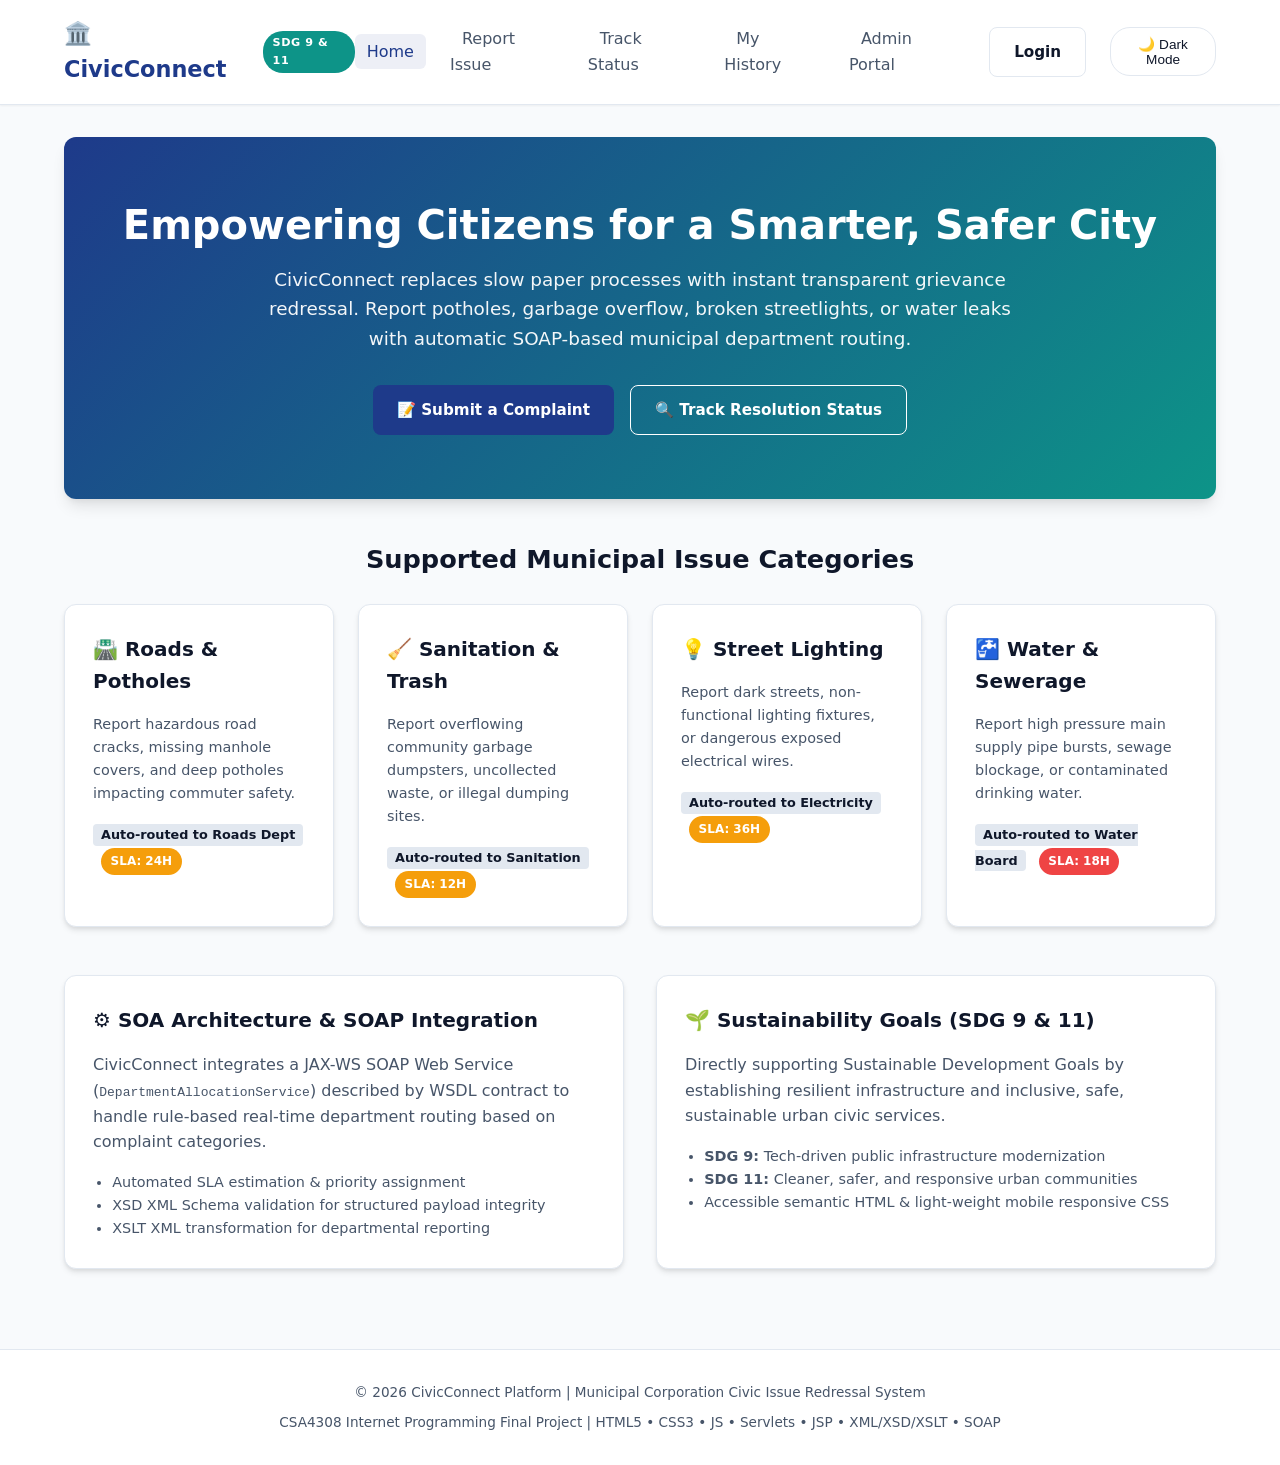
<file: CivicConnect/src/main/webapp/index.html>
<!DOCTYPE html>
<html lang="en">
<head>
  <meta charset="UTF-8">
  <meta name="viewport" content="width=device-width, initial-scale=1.0">
  <meta name="description" content="CivicConnect: Transparent Municipal Civic-Issue Reporting & Resolution Platform (SDG 9 & SDG 11)">
  <title>CivicConnect - Municipal Grievance Redressal Platform</title>
  <link rel="stylesheet" href="css/style.css">
  <link rel="sitemap" type="application/xml" title="Sitemap" href="sitemap.xml">
</head>
<body>

  <!-- Navigation Header -->
  <header class="header-nav">
    <div class="nav-container">
      <a href="index.html" class="brand-logo" id="logo-link">
        🏛️ CivicConnect <span class="badge-city">SDG 9 &amp; 11</span>
      </a>
      <nav>
        <ul class="nav-menu">
          <li><a href="index.html" class="nav-link active">Home</a></li>
          <li><a href="complaint.html" class="nav-link">Report Issue</a></li>
          <li><a href="tracker.html" class="nav-link">Track Status</a></li>
          <li><a href="history.html" class="nav-link">My History</a></li>
          <li><a href="admin" class="nav-link">Admin Portal</a></li>
          <li><a href="login.html" class="btn btn-outline" id="nav-login-btn">Login</a></li>
          <li><button type="button" class="dark-toggle-btn" id="dark-mode-toggle">🌙 Dark Mode</button></li>
        </ul>
      </nav>
    </div>
  </header>

  <!-- Main Content Container -->
  <main class="container">
    
    <!-- Hero Section -->
    <section class="hero-section">
      <h1 class="hero-title">Empowering Citizens for a Smarter, Safer City</h1>
      <p class="hero-subtitle">
        CivicConnect replaces slow paper processes with instant transparent grievance redressal. Report potholes, garbage overflow, broken streetlights, or water leaks with automatic SOAP-based municipal department routing.
      </p>
      <div class="hero-cta">
        <a href="complaint.html" class="btn btn-primary" id="hero-submit-btn">📝 Submit a Complaint</a>
        <a href="tracker.html" class="btn btn-outline" style="color: #fff; border-color: #fff;" id="hero-track-btn">🔍 Track Resolution Status</a>
      </div>
    </section>

    <!-- Municipal Categories Section -->
    <section style="margin-bottom: 3rem;">
      <h2 style="font-size: 1.6rem; font-weight: 700; margin-bottom: 1.5rem; text-align: center;">Supported Municipal Issue Categories</h2>
      
      <div class="grid-4">
        <!-- Category 1: Potholes -->
        <article class="card">
          <div class="card-title">🛣️ Roads & Potholes</div>
          <p style="color: var(--text-secondary); font-size: 0.9rem; margin-bottom: 1rem;">
            Report hazardous road cracks, missing manhole covers, and deep potholes impacting commuter safety.
          </p>
          <span class="tag">Auto-routed to Roads Dept</span>
          <span class="badge sla-badge" style="margin-left: 0.5rem; background-color: #f59e0b; color: #fff;">SLA: 24h</span>
        </article>

        <!-- Category 2: Sanitation -->
        <article class="card">
          <div class="card-title">🧹 Sanitation & Trash</div>
          <p style="color: var(--text-secondary); font-size: 0.9rem; margin-bottom: 1rem;">
            Report overflowing community garbage dumpsters, uncollected waste, or illegal dumping sites.
          </p>
          <span class="tag">Auto-routed to Sanitation</span>
          <span class="badge sla-badge" style="margin-left: 0.5rem; background-color: #f59e0b; color: #fff;">SLA: 12h</span>
        </article>

        <!-- Category 3: Streetlights -->
        <article class="card">
          <div class="card-title">💡 Street Lighting</div>
          <p style="color: var(--text-secondary); font-size: 0.9rem; margin-bottom: 1rem;">
            Report dark streets, non-functional lighting fixtures, or dangerous exposed electrical wires.
          </p>
          <span class="tag">Auto-routed to Electricity</span>
          <span class="badge sla-badge" style="margin-left: 0.5rem; background-color: #f59e0b; color: #fff;">SLA: 36h</span>
        </article>

        <!-- Category 4: Water Leakage -->
        <article class="card">
          <div class="card-title">🚰 Water & Sewerage</div>
          <p style="color: var(--text-secondary); font-size: 0.9rem; margin-bottom: 1rem;">
            Report high pressure main supply pipe bursts, sewage blockage, or contaminated drinking water.
          </p>
          <span class="tag">Auto-routed to Water Board</span>
          <span class="badge sla-badge" style="margin-left: 0.5rem; background-color: #ef4444; color: #fff;">SLA: 18h</span>
        </article>
      </div>
    </section>

    <!-- Platform Highlights Section -->
    <section class="grid-2" style="margin-bottom: 3rem;">
      <div class="card">
        <h3 class="card-title">⚙️ SOA Architecture &amp; SOAP Integration</h3>
        <p style="color: var(--text-secondary); margin-bottom: 1rem;">
          CivicConnect integrates a JAX-WS SOAP Web Service (<code>DepartmentAllocationService</code>) described by WSDL contract to handle rule-based real-time department routing based on complaint categories.
        </p>
        <ul style="padding-left: 1.2rem; color: var(--text-secondary); font-size: 0.9rem;">
          <li>Automated SLA estimation &amp; priority assignment</li>
          <li>XSD XML Schema validation for structured payload integrity</li>
          <li>XSLT XML transformation for departmental reporting</li>
        </ul>
      </div>

      <div class="card">
        <h3 class="card-title">🌱 Sustainability Goals (SDG 9 &amp; 11)</h3>
        <p style="color: var(--text-secondary); margin-bottom: 1rem;">
          Directly supporting Sustainable Development Goals by establishing resilient infrastructure and inclusive, safe, sustainable urban civic services.
        </p>
        <ul style="padding-left: 1.2rem; color: var(--text-secondary); font-size: 0.9rem;">
          <li><strong>SDG 9:</strong> Tech-driven public infrastructure modernization</li>
          <li><strong>SDG 11:</strong> Cleaner, safer, and responsive urban communities</li>
          <li>Accessible semantic HTML &amp; light-weight mobile responsive CSS</li>
        </ul>
      </div>
    </section>
  </main>

  <!-- Site Footer -->
  <footer class="site-footer">
    <div class="container" style="margin: 0 auto;">
      <p>&copy; 2026 CivicConnect Platform | Municipal Corporation Civic Issue Redressal System</p>
      <p style="margin-top: 0.5rem; color: var(--text-secondary);">
        CSA4308 Internet Programming Final Project | HTML5 • CSS3 • JS • Servlets • JSP • XML/XSD/XSLT • SOAP
      </p>
    </div>
  </footer>

  <script src="js/main.js"></script>
</body>
</html>
</file>
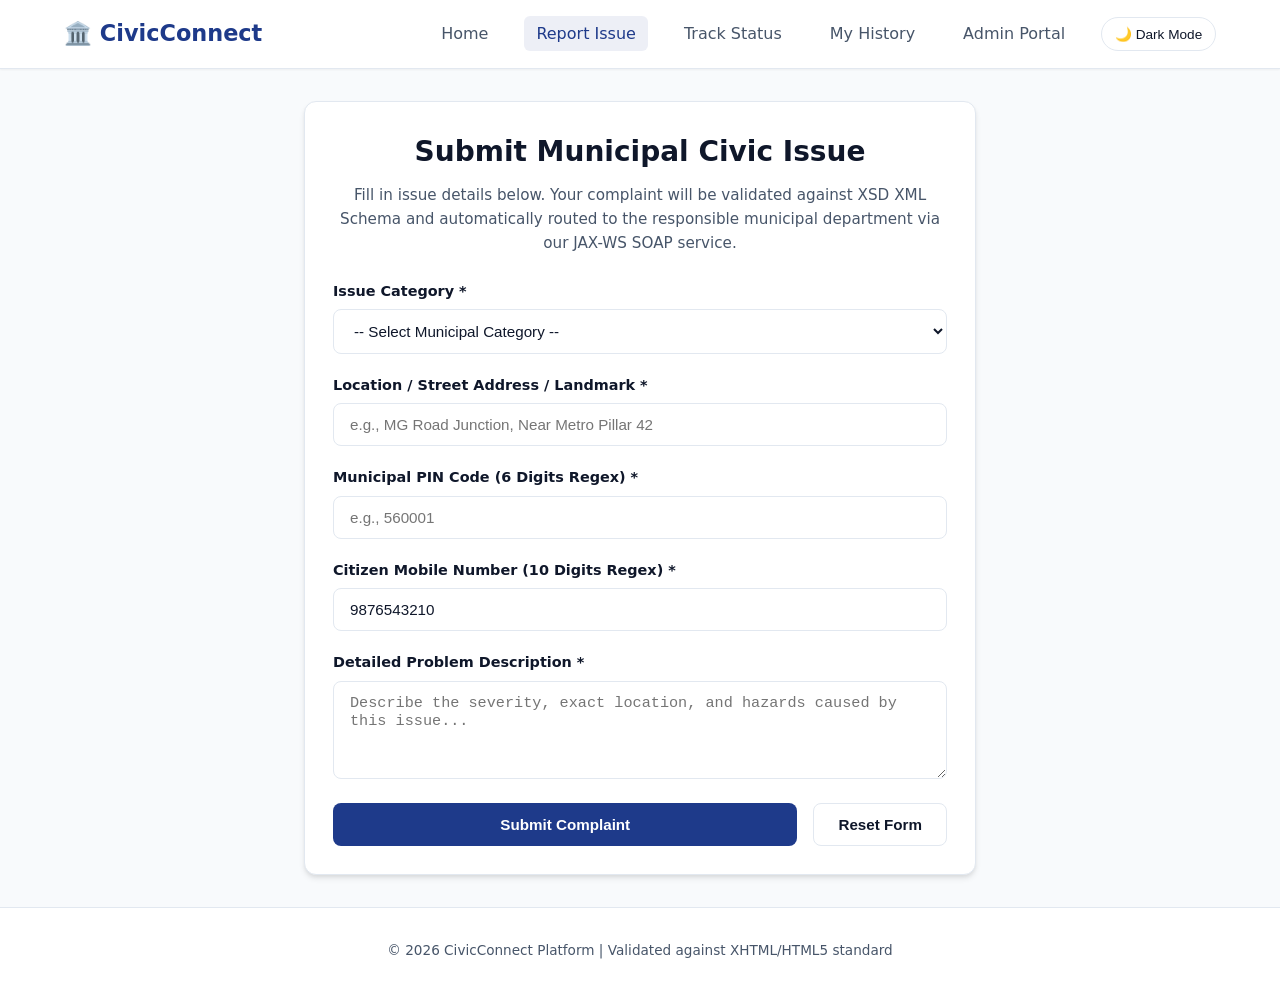
<file: CivicConnect/src/main/webapp/complaint.html>
<!DOCTYPE html>
<html lang="en">
<head>
  <meta charset="UTF-8">
  <meta name="viewport" content="width=device-width, initial-scale=1.0">
  <title>Submit Civic Complaint - CivicConnect</title>
  <link rel="stylesheet" href="css/style.css">
</head>
<body>

  <!-- Navigation Header -->
  <header class="header-nav">
    <div class="nav-container">
      <a href="index.html" class="brand-logo">🏛️ CivicConnect</a>
      <nav>
        <ul class="nav-menu">
          <li><a href="index.html" class="nav-link">Home</a></li>
          <li><a href="complaint.html" class="nav-link active">Report Issue</a></li>
          <li><a href="tracker.html" class="nav-link">Track Status</a></li>
          <li><a href="history.html" class="nav-link">My History</a></li>
          <li><a href="admin" class="nav-link">Admin Portal</a></li>
          <li><button type="button" class="dark-toggle-btn" id="dark-mode-toggle">🌙 Dark Mode</button></li>
        </ul>
      </nav>
    </div>
  </header>

  <main class="container" style="max-width: 720px; margin-top: 2rem;">
    
    <div class="card">
      <h1 style="font-size: 1.75rem; font-weight: 800; margin-bottom: 0.5rem; text-align: center;">Submit Municipal Civic Issue</h1>
      <p style="color: var(--text-secondary); text-align: center; margin-bottom: 1.5rem; font-size: 0.95rem;">
        Fill in issue details below. Your complaint will be validated against XSD XML Schema and automatically routed to the responsible municipal department via our JAX-WS SOAP service.
      </p>

      <!-- Alert for AJAX Submission Responses -->
      <div id="form-response-alert" class="alert" style="display: none;"></div>

      <form id="complaint-form" novalidate>
        
        <!-- Category Selection -->
        <div class="form-group" id="category-group">
          <label for="category" class="form-label">Issue Category *</label>
          <select id="category" name="category" class="form-control" required>
            <option value="">-- Select Municipal Category --</option>
            <option value="POTHOLE">🛣️ Potholes & Road Damage (Roads Dept)</option>
            <option value="GARBAGE_OVERFLOW">🧹 Garbage Overflow & Trash (Sanitation Dept)</option>
            <option value="BROKEN_STREETLIGHT">💡 Broken Streetlight & Darkness (Electricity Dept)</option>
            <option value="WATER_LEAKAGE">🚰 Main Water Supply Leakage (Water Board)</option>
          </select>
          <span class="error-text">Please select a valid category.</span>
        </div>

        <!-- Issue Location -->
        <div class="form-group" id="location-group">
          <label for="location" class="form-label">Location / Street Address / Landmark *</label>
          <input type="text" id="location" name="location" class="form-control" placeholder="e.g., MG Road Junction, Near Metro Pillar 42" required>
          <span class="error-text">Location is required.</span>
        </div>

        <!-- PIN Code (Regex Validated) -->
        <div class="form-group" id="pincode-group">
          <label for="pincode" class="form-label">Municipal PIN Code (6 Digits Regex) *</label>
          <input type="text" id="pincode" name="pincode" class="form-control" placeholder="e.g., 560001" maxlength="6" required>
          <span class="error-text">Must be a valid 6-digit Indian PIN code.</span>
        </div>

        <!-- Mobile Number (Regex Validated) -->
        <div class="form-group" id="mobile-group">
          <label for="mobile" class="form-label">Citizen Mobile Number (10 Digits Regex) *</label>
          <input type="tel" id="mobile" name="mobile" class="form-control" placeholder="e.g., 9876543210" maxlength="10" value="9876543210" required>
          <span class="error-text">Must be 10 digits starting with 6, 7, 8, or 9.</span>
        </div>

        <!-- Description -->
        <div class="form-group" id="description-group">
          <label for="description" class="form-label">Detailed Problem Description *</label>
          <textarea id="description" name="description" class="form-control" rows="4" placeholder="Describe the severity, exact location, and hazards caused by this issue..." required></textarea>
          <span class="error-text">Description must be at least 5 characters long.</span>
        </div>

        <!-- Submission Buttons -->
        <div style="display: flex; gap: 1rem; margin-top: 1.5rem;">
          <button type="submit" id="submit-btn" class="btn btn-primary" style="flex: 1;">Submit Complaint</button>
          <button type="reset" class="btn btn-outline">Reset Form</button>
        </div>
      </form>
    </div>

  </main>

  <footer class="site-footer">
    <div class="container" style="margin: 0 auto;">
      <p>&copy; 2026 CivicConnect Platform | Validated against XHTML/HTML5 standard</p>
    </div>
  </footer>

  <script src="js/main.js"></script>
</body>
</html>
</file>
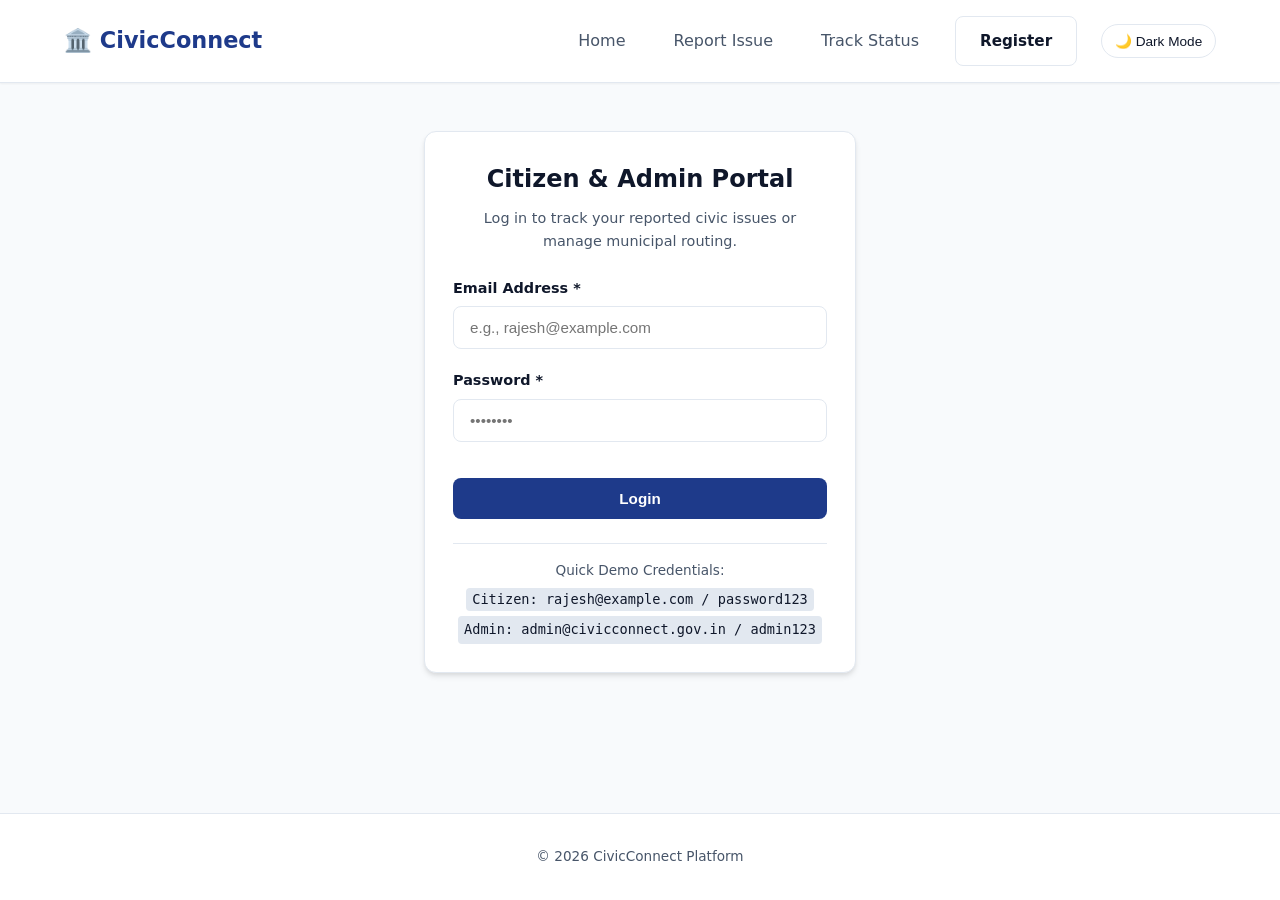
<file: CivicConnect/src/main/webapp/login.html>
<!DOCTYPE html>
<html lang="en">
<head>
  <meta charset="UTF-8">
  <meta name="viewport" content="width=device-width, initial-scale=1.0">
  <title>Citizen Login - CivicConnect</title>
  <link rel="stylesheet" href="css/style.css">
</head>
<body>

  <!-- Navigation Header -->
  <header class="header-nav">
    <div class="nav-container">
      <a href="index.html" class="brand-logo">🏛️ CivicConnect</a>
      <nav>
        <ul class="nav-menu">
          <li><a href="index.html" class="nav-link">Home</a></li>
          <li><a href="complaint.html" class="nav-link">Report Issue</a></li>
          <li><a href="tracker.html" class="nav-link">Track Status</a></li>
          <li><a href="register.html" class="btn btn-outline">Register</a></li>
          <li><button type="button" class="dark-toggle-btn" id="dark-mode-toggle">🌙 Dark Mode</button></li>
        </ul>
      </nav>
    </div>
  </header>

  <main class="container" style="max-width: 480px; margin-top: 3rem;">
    <div class="card">
      <h2 style="font-size: 1.5rem; font-weight: 700; margin-bottom: 0.5rem; text-align: center;">Citizen & Admin Portal</h2>
      <p style="color: var(--text-secondary); text-align: center; margin-bottom: 1.5rem; font-size: 0.9rem;">
        Log in to track your reported civic issues or manage municipal routing.
      </p>

      <div id="login-alert" class="alert" style="display: none;"></div>

      <form id="login-form" action="api/login" method="POST">
        <div class="form-group" id="email-group">
          <label for="email" class="form-label">Email Address *</label>
          <input type="email" id="email" name="email" class="form-control" placeholder="e.g., rajesh@example.com" required>
          <span class="error-text">Please enter a valid email address.</span>
        </div>

        <div class="form-group" id="password-group">
          <label for="password" class="form-label">Password *</label>
          <input type="password" id="password" name="password" class="form-control" placeholder="••••••••" required>
          <span class="error-text">Password is required.</span>
        </div>

        <button type="submit" class="btn btn-primary" style="width: 100%; margin-top: 1rem;">Login</button>
      </form>

      <div style="margin-top: 1.5rem; padding-top: 1rem; border-top: 1px solid var(--border-color); font-size: 0.85rem; text-align: center;">
        <p style="color: var(--text-secondary); margin-bottom: 0.5rem;">Quick Demo Credentials:</p>
        <code style="background-color: var(--border-color); padding: 0.2rem 0.4rem; border-radius: 4px;">Citizen: rajesh@example.com / password123</code><br>
        <code style="background-color: var(--border-color); padding: 0.2rem 0.4rem; border-radius: 4px; display: inline-block; margin-top: 0.3rem;">Admin: admin@civicconnect.gov.in / admin123</code>
      </div>
    </div>
  </main>

  <footer class="site-footer">
    <div class="container" style="margin: 0 auto;">
      <p>&copy; 2026 CivicConnect Platform</p>
    </div>
  </footer>

  <script src="js/main.js"></script>
  <script>
    document.getElementById('login-form').addEventListener('submit', async (e) => {
      e.preventDefault();
      const form = e.target;
      const formData = new URLSearchParams(new FormData(form));

      try {
        const response = await fetch('api/login', {
          method: 'POST',
          headers: { 'Content-Type': 'application/x-www-form-urlencoded' },
          body: formData.toString()
        });

        const data = await response.json();
        const alert = document.getElementById('login-alert');

        if (response.ok && data.success) {
          alert.className = 'alert alert-success';
          alert.textContent = 'Login successful! Redirecting...';
          alert.style.display = 'block';
          setTimeout(() => {
            window.location.href = data.redirectUrl || 'tracker.html';
          }, 1000);
        } else {
          alert.className = 'alert alert-error';
          alert.textContent = data.message || 'Login failed.';
          alert.style.display = 'block';
        }
      } catch (err) {
        console.error('Login error:', err);
      }
    });
  </script>
</body>
</html>
</file>
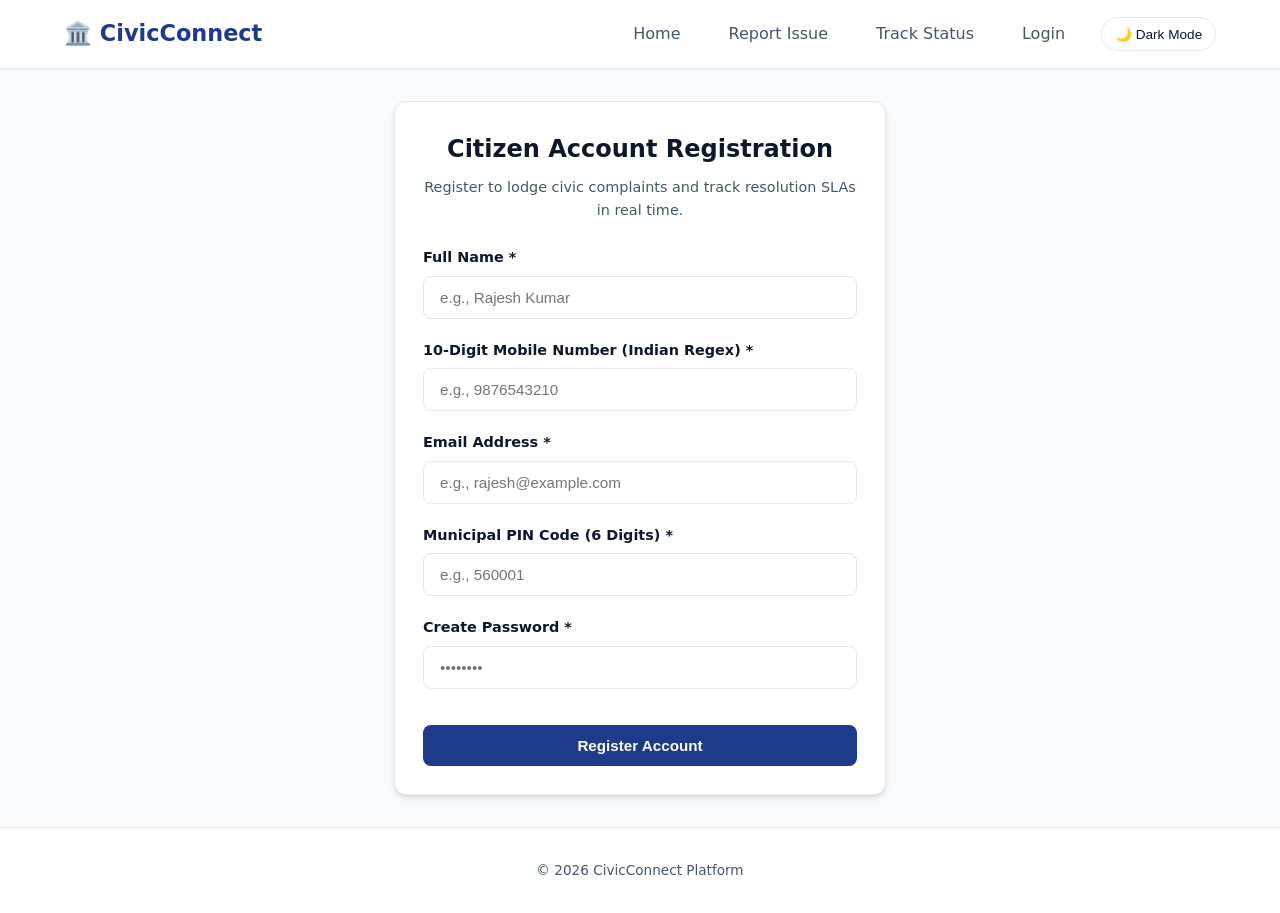
<file: CivicConnect/src/main/webapp/register.html>
<!DOCTYPE html>
<html lang="en">
<head>
  <meta charset="UTF-8">
  <meta name="viewport" content="width=device-width, initial-scale=1.0">
  <title>Citizen Registration - CivicConnect</title>
  <link rel="stylesheet" href="css/style.css">
</head>
<body>

  <!-- Navigation Header -->
  <header class="header-nav">
    <div class="nav-container">
      <a href="index.html" class="brand-logo">🏛️ CivicConnect</a>
      <nav>
        <ul class="nav-menu">
          <li><a href="index.html" class="nav-link">Home</a></li>
          <li><a href="complaint.html" class="nav-link">Report Issue</a></li>
          <li><a href="tracker.html" class="nav-link">Track Status</a></li>
          <li><a href="login.html" class="nav-link">Login</a></li>
          <li><button type="button" class="dark-toggle-btn" id="dark-mode-toggle">🌙 Dark Mode</button></li>
        </ul>
      </nav>
    </div>
  </header>

  <main class="container" style="max-width: 540px; margin-top: 2rem;">
    <div class="card">
      <h2 style="font-size: 1.5rem; font-weight: 700; margin-bottom: 0.5rem; text-align: center;">Citizen Account Registration</h2>
      <p style="color: var(--text-secondary); text-align: center; margin-bottom: 1.5rem; font-size: 0.9rem;">
        Register to lodge civic complaints and track resolution SLAs in real time.
      </p>

      <div id="register-alert" class="alert" style="display: none;"></div>

      <form id="register-form">
        <div class="form-group" id="name-group">
          <label for="name" class="form-label">Full Name *</label>
          <input type="text" id="name" name="name" class="form-control" placeholder="e.g., Rajesh Kumar" required>
        </div>

        <div class="form-group" id="mobile-group">
          <label for="mobile" class="form-label">10-Digit Mobile Number (Indian Regex) *</label>
          <input type="tel" id="mobile" name="mobile" class="form-control" placeholder="e.g., 9876543210" required>
          <span class="error-text">Must be 10 digits starting with 6-9.</span>
        </div>

        <div class="form-group" id="email-group">
          <label for="email" class="form-label">Email Address *</label>
          <input type="email" id="email" name="email" class="form-control" placeholder="e.g., rajesh@example.com" required>
        </div>

        <div class="form-group" id="pincode-group">
          <label for="pincode" class="form-label">Municipal PIN Code (6 Digits) *</label>
          <input type="text" id="pincode" name="pincode" class="form-control" placeholder="e.g., 560001" required>
          <span class="error-text">Must be a valid 6-digit Indian PIN code.</span>
        </div>

        <div class="form-group" id="password-group">
          <label for="password" class="form-label">Create Password *</label>
          <input type="password" id="password" name="password" class="form-control" placeholder="••••••••" required>
        </div>

        <button type="submit" class="btn btn-primary" style="width: 100%; margin-top: 1rem;">Register Account</button>
      </form>
    </div>
  </main>

  <footer class="site-footer">
    <div class="container" style="margin: 0 auto;">
      <p>&copy; 2026 CivicConnect Platform</p>
    </div>
  </footer>

  <script src="js/main.js"></script>
  <script>
    document.getElementById('register-form').addEventListener('submit', async (e) => {
      e.preventDefault();
      const form = e.target;
      const formData = new URLSearchParams(new FormData(form));

      try {
        const response = await fetch('api/register', {
          method: 'POST',
          headers: { 'Content-Type': 'application/x-www-form-urlencoded' },
          body: formData.toString()
        });

        const data = await response.json();
        const alert = document.getElementById('register-alert');

        if (response.ok && data.success) {
          alert.className = 'alert alert-success';
          alert.innerHTML = `✅ Registration successful! Your Citizen ID is <strong>${data.citizenId}</strong>. You can now login.`;
          alert.style.display = 'block';
          form.reset();
        } else {
          alert.className = 'alert alert-error';
          alert.textContent = data.message || 'Registration failed.';
          alert.style.display = 'block';
        }
      } catch (err) {
        console.error('Registration error:', err);
      }
    });
  </script>
</body>
</html>
</file>
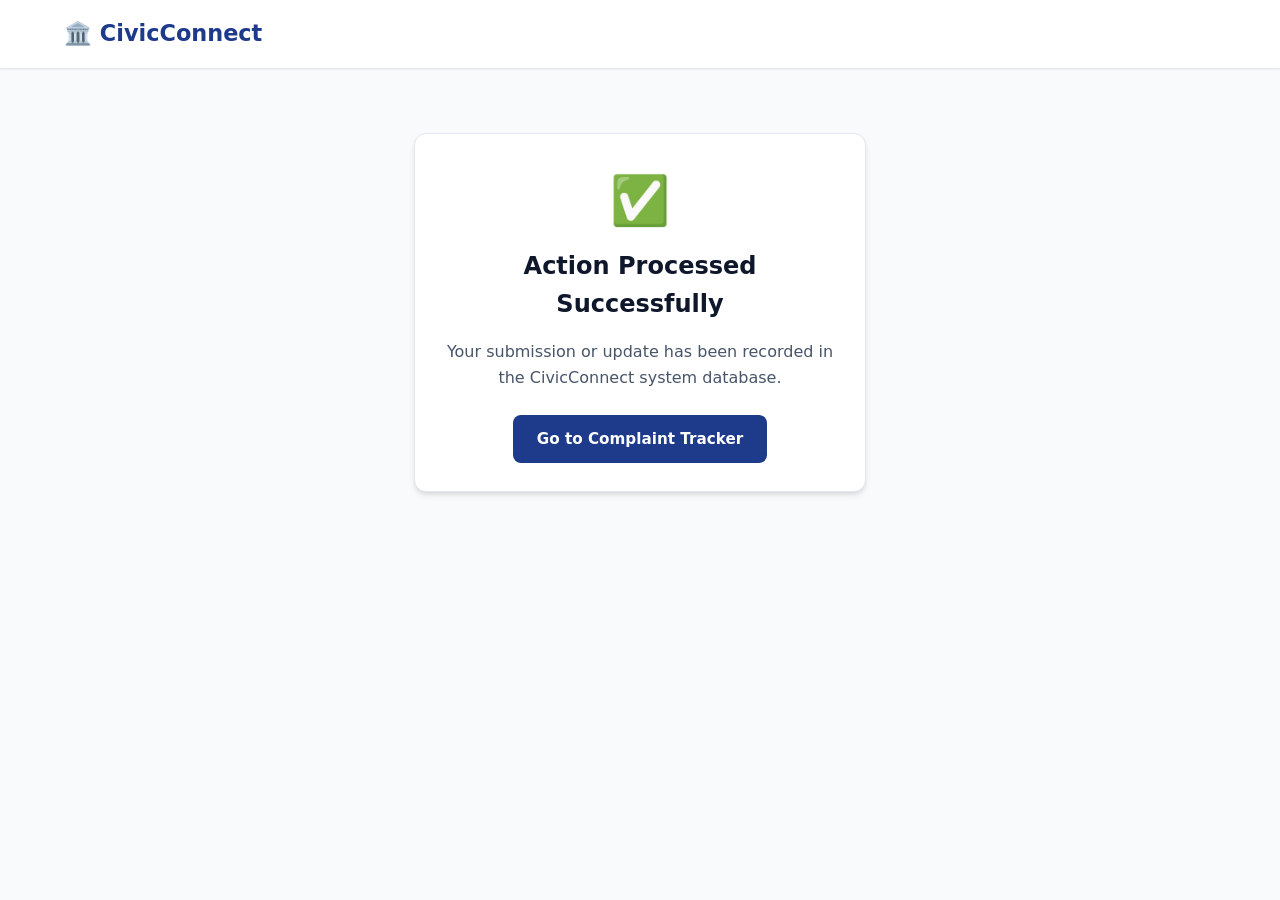
<file: CivicConnect/src/main/webapp/success.html>
<!DOCTYPE html>
<html lang="en">
<head>
  <meta charset="UTF-8">
  <meta name="viewport" content="width=device-width, initial-scale=1.0">
  <title>Action Successful - CivicConnect</title>
  <link rel="stylesheet" href="css/style.css">
</head>
<body>
  <header class="header-nav">
    <div class="nav-container">
      <a href="index.html" class="brand-logo">🏛️ CivicConnect</a>
    </div>
  </header>

  <main class="container" style="max-width: 500px; margin-top: 4rem; text-align: center;">
    <div class="card">
      <h1 style="font-size: 3rem; margin-bottom: 0.5rem;">✅</h1>
      <h2 style="font-size: 1.5rem; margin-bottom: 1rem;">Action Processed Successfully</h2>
      <p style="color: var(--text-secondary); margin-bottom: 1.5rem;">
        Your submission or update has been recorded in the CivicConnect system database.
      </p>
      <a href="tracker.html" class="btn btn-primary">Go to Complaint Tracker</a>
    </div>
  </main>
</body>
</html>
</file>
<file: CivicConnect/src/main/webapp/css/style.css>
/* 
  CivicConnect CSS3 Design System & Theme Styling
  Demonstrates: CSS Grid, Flexbox, Media Queries, Dark Mode, Micro-animations & Transitions
*/

:root {
  --primary-color: #1e3a8a; /* Deep Municipal Navy */
  --primary-hover: #1d4ed8;
  --secondary-color: #0d9488; /* Teal Accent */
  --accent-color: #f59e0b; /* Amber */
  --bg-color: #f8fafc;
  --card-bg: #ffffff;
  --text-primary: #0f172a;
  --text-secondary: #475569;
  --border-color: #e2e8f0;
  --shadow-sm: 0 1px 2px 0 rgba(0, 0, 0, 0.05);
  --shadow-md: 0 4px 6px -1px rgba(0, 0, 0, 0.1), 0 2px 4px -1px rgba(0, 0, 0, 0.06);
  --shadow-lg: 0 10px 15px -3px rgba(0, 0, 0, 0.1), 0 4px 6px -2px rgba(0, 0, 0, 0.05);
  --radius: 12px;
  --transition-fast: all 0.25s ease-in-out;
}

/* Dark Mode Theme Overrides */
body.dark-mode {
  --primary-color: #3b82f6;
  --primary-hover: #60a5fa;
  --secondary-color: #14b8a6;
  --bg-color: #0f172a;
  --card-bg: #1e293b;
  --text-primary: #f8fafc;
  --text-secondary: #94a3b8;
  --border-color: #334155;
  --shadow-md: 0 4px 6px -1px rgba(0, 0, 0, 0.5);
}

/* Global Reset & Base Styling */
* {
  box-sizing: border-box;
  margin: 0;
  padding: 0;
}

body {
  font-family: 'Inter', system-ui, -apple-system, BlinkMacSystemFont, "Segoe UI", Roboto, sans-serif;
  background-color: var(--bg-color);
  color: var(--text-primary);
  line-height: 1.6;
  transition: var(--transition-fast);
  display: flex;
  flex-direction: column;
  min-height: 100vh;
}

/* Header & Navigation (Flexbox Layout) */
.header-nav {
  background-color: var(--card-bg);
  border-bottom: 1px solid var(--border-color);
  position: sticky;
  top: 0;
  z-index: 100;
  box-shadow: var(--shadow-sm);
}

.nav-container {
  max-width: 1200px;
  margin: 0 auto;
  padding: 1rem 1.5rem;
  display: flex;
  justify-content: space-between;
  align-items: center;
}

.brand-logo {
  display: flex;
  align-items: center;
  gap: 0.75rem;
  font-size: 1.4rem;
  font-weight: 700;
  color: var(--primary-color);
  text-decoration: none;
}

.brand-logo span.badge-city {
  background-color: var(--secondary-color);
  color: #fff;
  font-size: 0.7rem;
  padding: 0.2rem 0.6rem;
  border-radius: 20px;
  text-transform: uppercase;
  letter-spacing: 0.05em;
}

.nav-menu {
  display: flex;
  align-items: center;
  gap: 1.5rem;
  list-style: none;
}

.nav-link {
  color: var(--text-secondary);
  text-decoration: none;
  font-weight: 500;
  transition: var(--transition-fast);
  padding: 0.5rem 0.75rem;
  border-radius: 6px;
}

.nav-link:hover, .nav-link.active {
  color: var(--primary-color);
  background-color: rgba(30, 58, 138, 0.08);
}

.dark-toggle-btn {
  background: transparent;
  border: 1px solid var(--border-color);
  color: var(--text-primary);
  padding: 0.5rem 0.8rem;
  border-radius: 20px;
  cursor: pointer;
  display: flex;
  align-items: center;
  gap: 0.5rem;
  font-size: 0.85rem;
  transition: var(--transition-fast);
}

.dark-toggle-btn:hover {
  background-color: var(--border-color);
}

/* Layout Containers (CSS Grid) */
.container {
  max-width: 1200px;
  margin: 2rem auto;
  padding: 0 1.5rem;
  flex: 1;
}

.grid-2 {
  display: grid;
  grid-template-columns: 1fr 1fr;
  gap: 2rem;
}

.grid-3 {
  display: grid;
  grid-template-columns: repeat(3, 1fr);
  gap: 1.5rem;
}

.grid-4 {
  display: grid;
  grid-template-columns: repeat(4, 1fr);
  gap: 1.5rem;
}

/* Hero & Page Header Sections */
.hero-section {
  background: linear-gradient(135deg, var(--primary-color), var(--secondary-color));
  color: #ffffff;
  padding: 4rem 2rem;
  border-radius: var(--radius);
  margin-bottom: 2.5rem;
  text-align: center;
  box-shadow: var(--shadow-lg);
  position: relative;
  overflow: hidden;
}

.hero-title {
  font-size: 2.5rem;
  font-weight: 800;
  margin-bottom: 1rem;
  line-height: 1.2;
}

.hero-subtitle {
  font-size: 1.15rem;
  max-width: 750px;
  margin: 0 auto 2rem auto;
  opacity: 0.95;
}

.hero-cta {
  display: flex;
  justify-content: center;
  gap: 1rem;
}

/* Cards & Panels */
.card {
  background-color: var(--card-bg);
  border: 1px solid var(--border-color);
  border-radius: var(--radius);
  padding: 1.75rem;
  box-shadow: var(--shadow-md);
  transition: var(--transition-fast);
}

.card:hover {
  transform: translateY(-4px);
  box-shadow: var(--shadow-lg);
}

.card-title {
  font-size: 1.25rem;
  font-weight: 700;
  margin-bottom: 1rem;
  display: flex;
  align-items: center;
  gap: 0.5rem;
}

/* Forms & Inputs */
.form-group {
  margin-bottom: 1.25rem;
  display: flex;
  flex-direction: column;
  gap: 0.4rem;
}

.form-label {
  font-weight: 600;
  font-size: 0.9rem;
  color: var(--text-primary);
}

.form-control {
  width: 100%;
  padding: 0.75rem 1rem;
  border: 1px solid var(--border-color);
  border-radius: 8px;
  background-color: var(--card-bg);
  color: var(--text-primary);
  font-size: 0.95rem;
  transition: var(--transition-fast);
}

.form-control:focus {
  outline: none;
  border-color: var(--primary-color);
  box-shadow: 0 0 0 3px rgba(30, 58, 138, 0.15);
}

.error-text {
  color: #ef4444;
  font-size: 0.8rem;
  font-weight: 500;
  display: none;
}

.form-group.has-error .error-text {
  display: block;
}

.form-group.has-error .form-control {
  border-color: #ef4444;
}

/* Buttons */
.btn {
  display: inline-flex;
  align-items: center;
  justify-content: center;
  gap: 0.5rem;
  padding: 0.75rem 1.5rem;
  font-size: 0.95rem;
  font-weight: 600;
  border-radius: 8px;
  border: none;
  cursor: pointer;
  transition: var(--transition-fast);
  text-decoration: none;
}

.btn-primary {
  background-color: var(--primary-color);
  color: #ffffff;
}

.btn-primary:hover {
  background-color: var(--primary-hover);
}

.btn-secondary {
  background-color: var(--secondary-color);
  color: #ffffff;
}

.btn-secondary:hover {
  opacity: 0.9;
}

.btn-outline {
  background: transparent;
  border: 1px solid var(--border-color);
  color: var(--text-primary);
}

.btn-outline:hover {
  background-color: var(--border-color);
}

/* Tables */
.table-responsive {
  overflow-x: auto;
  border-radius: var(--radius);
  border: 1px solid var(--border-color);
  background-color: var(--card-bg);
}

.data-table {
  width: 100%;
  border-collapse: collapse;
  text-align: left;
  font-size: 0.9rem;
}

.data-table th {
  background-color: rgba(30, 58, 138, 0.05);
  color: var(--text-primary);
  padding: 0.9rem 1rem;
  font-weight: 700;
  border-bottom: 2px solid var(--border-color);
}

.data-table td {
  padding: 0.9rem 1rem;
  border-bottom: 1px solid var(--border-color);
  color: var(--text-secondary);
}

.data-table tr:hover {
  background-color: rgba(0, 0, 0, 0.02);
}

/* Badges & Tags */
.badge {
  display: inline-block;
  padding: 0.25rem 0.6rem;
  font-size: 0.75rem;
  font-weight: 700;
  border-radius: 20px;
  text-transform: uppercase;
}

.status-badge.submitted { background-color: #3b82f6; color: #fff; }
.status-badge.assigned { background-color: #f59e0b; color: #fff; }
.status-badge.in-progress { background-color: #8b5cf6; color: #fff; }
.status-badge.resolved { background-color: #10b981; color: #fff; }

.tag {
  background-color: var(--border-color);
  color: var(--text-primary);
  padding: 0.2rem 0.5rem;
  border-radius: 4px;
  font-size: 0.8rem;
  font-weight: 600;
}

/* Keyframe Animations & Micro-interactions */
@keyframes slideIn {
  from {
    opacity: 0;
    transform: translateY(15px);
  }
  to {
    opacity: 1;
    transform: translateY(0);
  }
}

@keyframes statusPulse {
  0% { box-shadow: 0 0 0 0 rgba(16, 185, 129, 0.6); }
  70% { box-shadow: 0 0 0 10px rgba(16, 185, 129, 0); }
  100% { box-shadow: 0 0 0 0 rgba(16, 185, 129, 0); }
}

.animated-entry {
  animation: slideIn 0.4s ease-out forwards;
}

.newly-updated {
  animation: statusPulse 1.5s infinite;
  border-left: 4px solid #10b981;
}

/* Alert Boxes */
.alert {
  padding: 1rem 1.25rem;
  border-radius: 8px;
  margin-bottom: 1.5rem;
  font-weight: 500;
  font-size: 0.9rem;
}

.alert-success { background-color: #d1fae5; color: #065f46; border: 1px solid #a7f3d0; }
.alert-error { background-color: #fee2e2; color: #991b1b; border: 1px solid #fca5a5; }
.alert-info { background-color: #e0f2fe; color: #075985; border: 1px solid #bae6fd; }

/* Department Group Card (XSLT View) */
.department-group-card {
  margin-bottom: 2rem;
  background: var(--card-bg);
  border: 1px solid var(--border-color);
  border-radius: var(--radius);
  padding: 1.5rem;
}

.department-group-title {
  display: flex;
  align-items: center;
  justify-content: space-between;
  margin-bottom: 1rem;
  padding-bottom: 0.5rem;
  border-bottom: 2px solid var(--primary-color);
}

/* Responsive Media Queries */
@media (max-width: 900px) {
  .grid-4, .grid-3, .grid-2 {
    grid-template-columns: 1fr;
  }
  .hero-title { font-size: 1.8rem; }
  .nav-menu { gap: 0.75rem; font-size: 0.85rem; }
}

/* Footer */
.site-footer {
  background-color: var(--card-bg);
  border-top: 1px solid var(--border-color);
  padding: 2rem 0;
  margin-top: auto;
  text-align: center;
  font-size: 0.85rem;
  color: var(--text-secondary);
}
</file>
